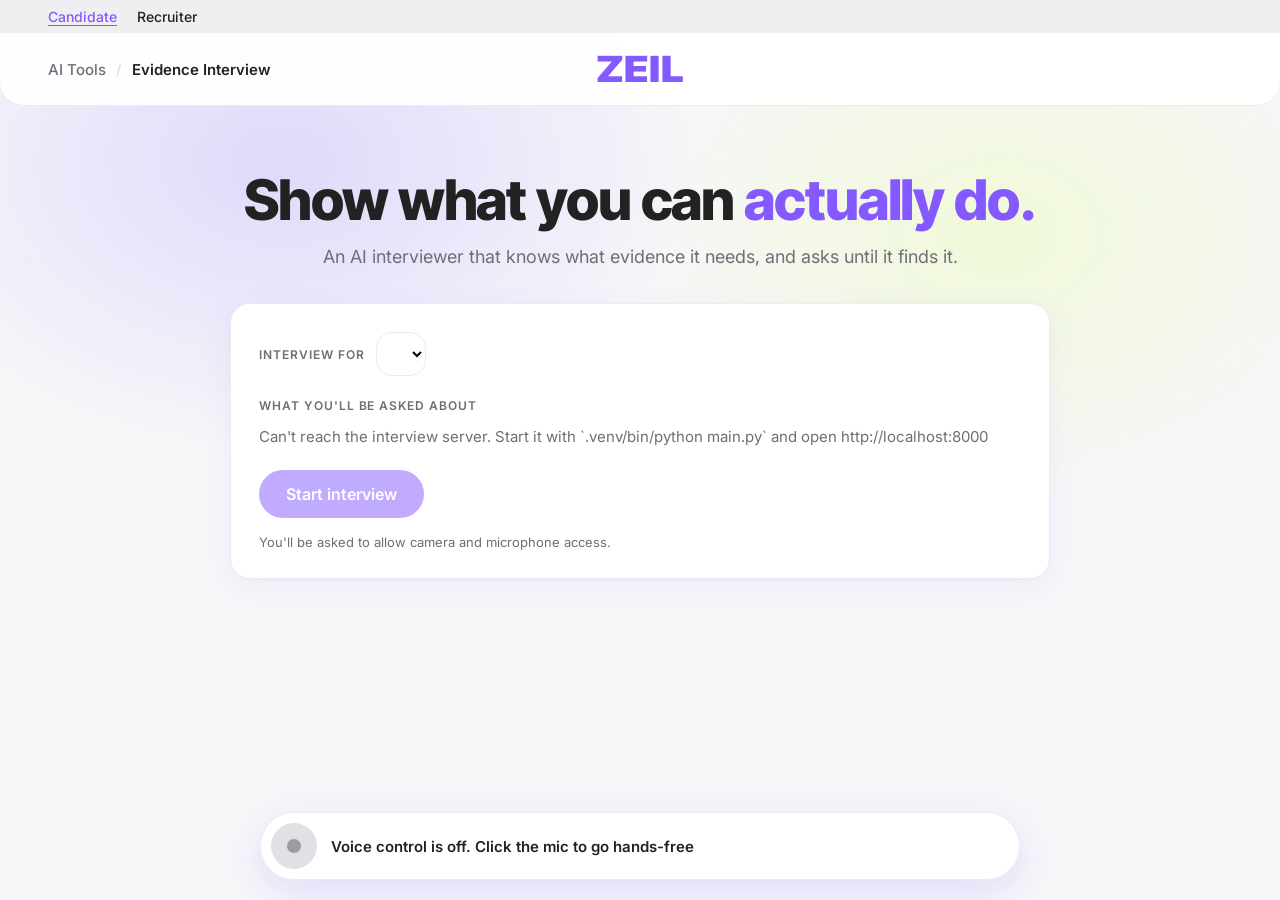
<file: static/index.html>
<!doctype html>
<html lang="en">
<head>
  <meta charset="utf-8">
  <meta name="viewport" content="width=device-width, initial-scale=1">
  <title>ZEIL Evidence Interview</title>
  <link rel="preconnect" href="https://fonts.googleapis.com">
  <link href="https://fonts.googleapis.com/css2?family=Inter+Tight:wght@500;600;700;800;900&family=Inter:wght@400;500;600&display=swap" rel="stylesheet">
  <!-- Relative paths so the page also renders when opened from an IDE preview server. -->
  <link rel="stylesheet" href="style.css">
</head>
<body>
<div class="glow" aria-hidden="true"></div>

<nav class="strip"><a href="index.html" class="active">Candidate</a><a href="recruiter.html">Recruiter</a></nav>
<header class="topbar">
  <div class="nav-left">AI Tools <span class="sep">/</span> <strong>Evidence Interview</strong></div>
  <div class="logo">ZEIL</div>
  <div class="nav-right"><span class="pill-outline hidden" id="meta"></span></div>
</header>

<!-- Screen 1: interview intro -->
<main id="screen-setup" class="screen">
  <section class="hero">
    <h1>Show what you can <span class="accent">actually do.</span></h1>
    <p>An AI interviewer that knows what evidence it needs, and asks until it finds it.</p>
  </section>

  <section class="card setup">
    <div class="job-pick">
      <label class="label" for="job-select">Interview for</label>
      <select id="job-select"></select>
    </div>
    <h2 id="setup-role"></h2>
    <div class="label">What you'll be asked about</div>
    <ol class="comp-list" id="setup-comps"></ol>
    <p class="setup-meta" id="setup-meta"></p>
    <div class="actions">
      <button class="btn primary" id="btn-start">Start interview</button>
    </div>
    <p class="hint">You'll be asked to allow camera and microphone access.</p>
  </section>
</main>

<!-- Screens 2 + 3: candidate interview with live evidence panel -->
<main id="screen-interview" class="screen hidden">
  <div class="interview">
    <section class="stage">
      <div class="question-card">
        <div class="q-head">
          <span class="label" id="q-num">Scenario 1</span>
          <span class="chip hidden" id="q-target"></span>
        </div>
        <p class="question" id="question"></p>
        <ul class="claims hidden" id="claims"></ul>
      </div>

      <div class="confirm-actions hidden" id="confirm-actions">
        <button class="btn primary" id="btn-yes">Yes, that's right</button>
        <button class="btn outline" id="btn-correct">Correct something</button>
      </div>
      <div class="record-row">
        <button class="record" id="btn-record" aria-label="Record answer" disabled><span></span></button>
        <div class="record-status" id="record-status">Allow microphone access to start recording</div>
        <button class="link" id="btn-type">Type instead</button>
      </div>
      <form class="type-box hidden" id="type-box">
        <textarea id="type-text" rows="4" placeholder="Type your answer..."></textarea>
        <button class="btn primary" type="submit">Submit answer</button>
      </form>

      <div class="history" id="history"></div>
    </section>

    <aside class="side">
      <div class="cam">
        <video id="cam" autoplay muted playsinline></video>
        <div class="rec-badge hidden" id="rec-badge"><i></i> REC <span id="rec-time">0:00</span></div>
        <div class="cam-prompt" id="cam-prompt">
          <div class="cam-icon">📷</div>
          <p id="cam-msg">Allow access to your camera and microphone so we can hear your answers.</p>
          <button class="btn primary small" id="btn-allow">Allow camera &amp; mic</button>
          <small id="cam-help"></small>
        </div>
      </div>
      <div class="card panel">
        <div class="label" id="panel-step"></div>
        <div class="panel-title" id="panel-title"></div>
        <ul class="dims" id="dims"></ul>
        <div class="coverage">
          <span>Evidence coverage</span><strong id="coverage">0%</strong>
        </div>
        <div class="bar"><div id="coverage-bar"></div></div>
        <p class="fair-note"><span id="scorer">Classified by Jev</span> from text only; it never hears your voice. Accent, filler words and polish are not criteria.</p>
      </div>
      <button class="btn outline full" id="btn-finish">End interview</button>
    </aside>
  </div>
</main>

<!-- Screen 4: recruiter result -->
<main id="screen-result" class="screen hidden">
  <section class="card result">
    <div class="label" id="result-title"></div>
    <div class="score"><span id="result-score"></span><small>/ 5</small></div>
    <div class="band" id="result-band"></div>
    <div class="result-coverage" id="result-coverage"></div>
    <div id="result-comps"></div>
    <div class="decision" id="decision">
      <div class="label">Recruiter decision</div>
      <div class="actions center" id="decision-buttons">
        <button class="btn reject" id="btn-reject">Reject applicant</button>
        <button class="btn primary" id="btn-advance">Move application forward</button>
      </div>
      <div class="decision-status hidden" id="decision-status">
        <span id="decision-text"></span>
        <button class="link" id="btn-undo">Undo</button>
      </div>
    </div>
    <div class="actions center">
      <button class="btn outline" id="btn-restart">New interview</button>
    </div>
  </section>
</main>

<script src="common.js"></script>
<script src="app.js"></script>
</body>
</html>
</file>
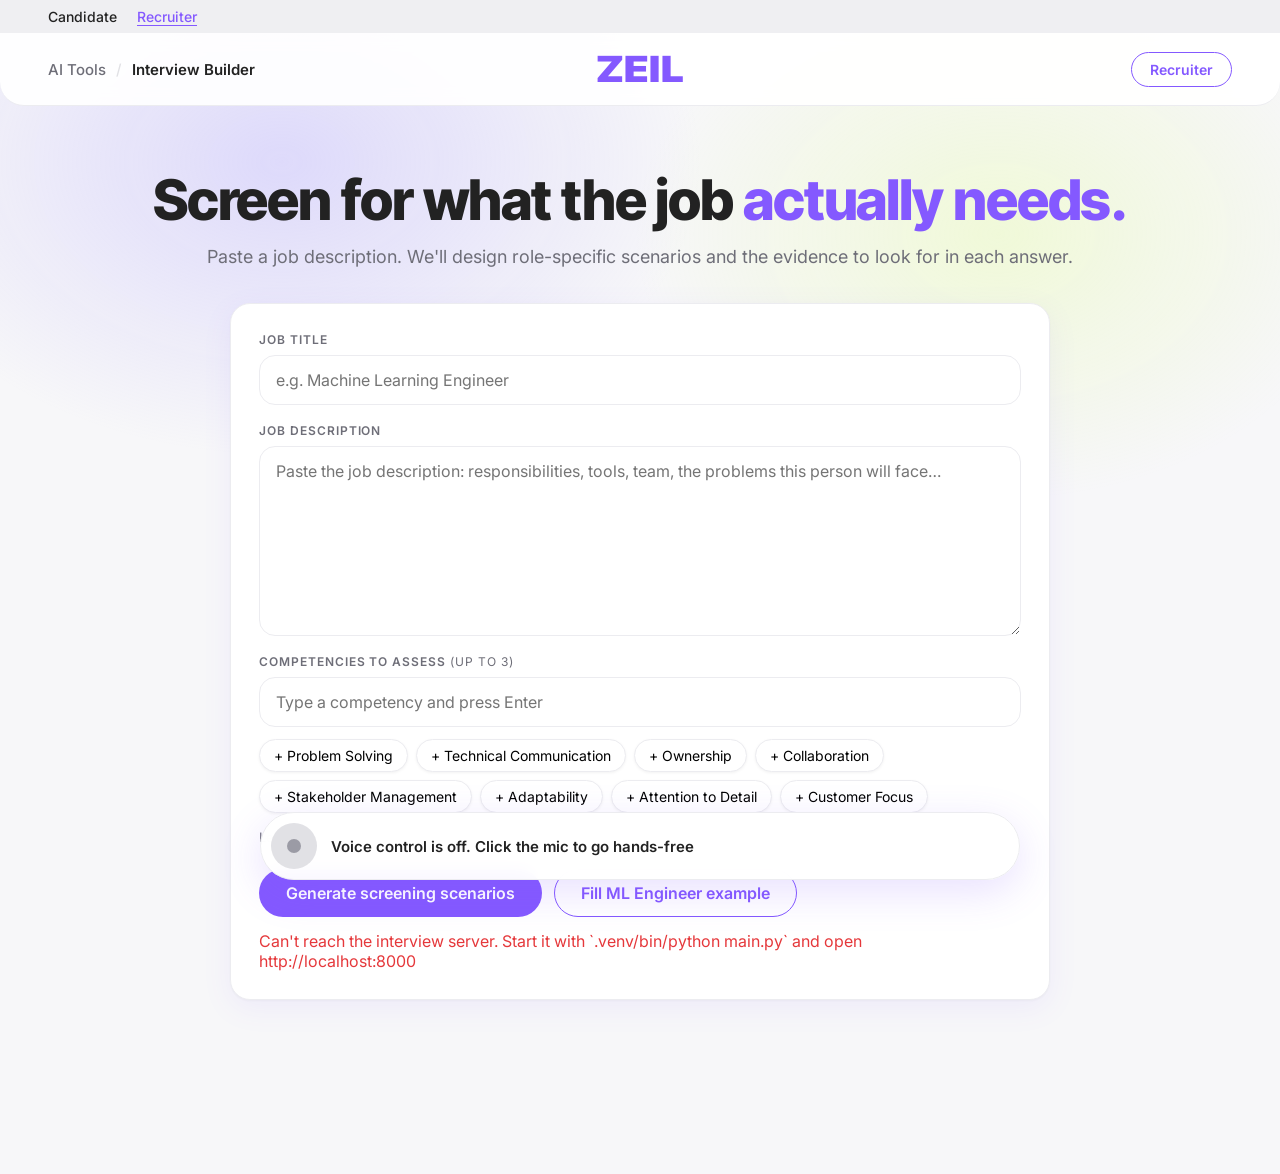
<file: static/recruiter.html>
<!doctype html>
<html lang="en">
<head>
  <meta charset="utf-8">
  <meta name="viewport" content="width=device-width, initial-scale=1">
  <title>ZEIL Interview Builder</title>
  <link rel="preconnect" href="https://fonts.googleapis.com">
  <link href="https://fonts.googleapis.com/css2?family=Inter+Tight:wght@500;600;700;800;900&family=Inter:wght@400;500;600&display=swap" rel="stylesheet">
  <link rel="stylesheet" href="style.css">
</head>
<body>
<div class="glow" aria-hidden="true"></div>

<nav class="strip"><a href="index.html">Candidate</a><a href="recruiter.html" class="active">Recruiter</a></nav>
<header class="topbar">
  <div class="nav-left">AI Tools <span class="sep">/</span> <strong>Interview Builder</strong></div>
  <div class="logo">ZEIL</div>
  <div class="nav-right"><span class="pill-outline">Recruiter</span></div>
</header>

<!-- Step 1: describe the job -->
<main id="screen-form" class="screen">
  <section class="hero">
    <h1>Screen for what the job <span class="accent">actually needs.</span></h1>
    <p>Paste a job description. We'll design role-specific scenarios and the evidence to look for in each answer.</p>
  </section>

  <form class="card builder" id="job-form">
    <label class="label" for="job-title">Job title</label>
    <input id="job-title" placeholder="e.g. Machine Learning Engineer" required>

    <label class="label" for="job-desc">Job description</label>
    <textarea id="job-desc" rows="8" placeholder="Paste the job description: responsibilities, tools, team, the problems this person will face…"></textarea>

    <div class="label">Competencies to assess <span class="muted">(up to 3)</span></div>
    <div class="chip-input" id="chip-input">
      <div id="chips"></div>
      <input id="comp-input" placeholder="Type a competency and press Enter">
    </div>
    <div class="suggestions" id="suggestions"></div>
    <p class="hint">Leave this empty and the AI will choose the three that matter most for this role.</p>

    <div class="actions">
      <button class="btn primary" type="submit" id="btn-generate">Generate screening scenarios</button>
      <button class="btn outline" type="button" id="btn-example">Fill ML Engineer example</button>
    </div>
    <p class="form-error hidden" id="form-error"></p>
  </form>

  <section class="card jobs-list hidden" id="jobs-list"></section>

</main>

<!-- Step 2: review and edit -->
<main id="screen-review" class="screen hidden">
  <div class="review-head">
    <div>
      <div class="label">Review scenarios</div>
      <h1 class="review-title" id="review-title"></h1>
      <p class="muted">Edit any scenario before publishing. Each one is scored only against the evidence listed under it.</p>
    </div>
    <div class="actions">
      <button class="btn outline" id="btn-back">Edit job</button>
      <button class="btn outline" id="btn-regen">Regenerate</button>
      <button class="btn primary" id="btn-publish">Publish interview</button>
    </div>
  </div>
  <div class="scenarios" id="scenarios"></div>
  <div id="communication"></div>
</main>

<!-- Step 3: published -->
<main id="screen-done" class="screen hidden">
  <section class="card published">
    <div class="done-badge">✓</div>
    <h1>Interview ready</h1>
    <p class="muted" id="done-summary"></p>
    <div class="label">Candidate link</div>
    <div class="link-row">
      <input id="candidate-link" readonly>
      <button class="btn outline small" id="btn-copy">Copy</button>
    </div>
    <div class="actions center">
      <a class="btn primary" id="btn-open" href="#">Open candidate interview</a>
      <button class="btn outline" id="btn-new">Create another</button>
    </div>
  </section>
</main>

<script src="common.js"></script>
<script src="recruiter.js"></script>
</body>
</html>
</file>
<file: static/style.css>
/* ZEIL brand palette */
:root {
  --purple: #8459ff;
  --purple-dark: #6a3ff0;
  --lilac: #afa4ff;
  --lilac-soft: #f1eeff;
  --green: #e1ff8e;
  --yellow: #f8e215;
  --grey: #e1e1e5;
  --ink: #222222;
  --muted: #6e6e78;
  --line: #ececf0;
  --bg: #f7f7f9;
  --card: #ffffff;
  --red: #e5383b;
  --shadow: 0 8px 30px rgba(132, 89, 255, .08), 0 1px 3px rgba(0, 0, 0, .04);
}

* { box-sizing: border-box; }
body {
  margin: 0;
  min-height: 100vh;
  background: var(--bg);
  color: var(--ink);
  font-family: Inter, system-ui, sans-serif;
  -webkit-font-smoothing: antialiased;
  position: relative;
  overflow-x: hidden;
}
h1, h2, h3, .logo, .question, .score, .panel-title {
  font-family: "Inter Tight", Inter, system-ui, sans-serif;
  letter-spacing: -0.02em;
}
.hidden { display: none !important; }
.accent { color: var(--purple); }

/* Soft lilac and lime glow, like the ZEIL homepage hero */
.glow {
  position: fixed; inset: 0; pointer-events: none; z-index: -1;
  background:
    radial-gradient(600px 420px at 22% 18%, rgba(175, 164, 255, .35), transparent 70%),
    radial-gradient(520px 380px at 78% 26%, rgba(225, 255, 142, .30), transparent 70%);
}

/* Top bar */
.topbar {
  display: grid; grid-template-columns: 1fr auto 1fr; align-items: center;
  padding: 18px 48px; background: rgba(255, 255, 255, .92); backdrop-filter: blur(8px);
  border-bottom: 1px solid var(--line); border-radius: 0 0 24px 24px;
  position: sticky; top: 0; z-index: 10;
}
.nav-left { font-weight: 500; font-size: 15px; color: var(--muted); }
.nav-left strong { color: var(--ink); font-weight: 600; }
.nav-left .sep { margin: 0 6px; color: var(--grey); }
.logo { font-size: 36px; font-weight: 900; color: var(--purple); letter-spacing: 0; line-height: 1; transform: scaleX(1.15); }
.nav-right { justify-self: end; }
.pill-outline {
  display: inline-block; border: 1.5px solid var(--purple); color: var(--purple);
  border-radius: 999px; padding: 8px 18px; font-weight: 600; font-size: 14px;
}

.screen { max-width: 1280px; margin: 0 auto; padding: 36px 32px 64px; }
.card { background: var(--card); border: 1px solid var(--line); border-radius: 20px; padding: 28px; box-shadow: var(--shadow); }
.label { text-transform: uppercase; font-size: 12px; letter-spacing: .08em; color: var(--muted); font-weight: 600; }

/* Buttons */
.btn {
  font: inherit; font-weight: 600; font-size: 16px; border-radius: 999px; padding: 13px 26px;
  cursor: pointer; border: 1.5px solid transparent; transition: background .15s, transform .1s;
}
.btn:active { transform: translateY(1px); }
.btn.primary { background: var(--purple); color: #fff; }
.btn.primary:hover { background: var(--purple-dark); }
.btn:disabled { opacity: .5; cursor: default; }
.btn.outline { background: #fff; border-color: var(--purple); color: var(--purple); }
.btn.outline:hover { background: var(--lilac-soft); }
.btn.small { padding: 9px 18px; font-size: 14px; }
.btn.full { width: 100%; }
.link { background: none; border: 0; color: var(--purple); font: inherit; font-size: 14px; font-weight: 600; cursor: pointer; text-decoration: underline; }
.actions { display: flex; gap: 12px; margin-top: 24px; flex-wrap: wrap; }
.actions.center { justify-content: center; }
.chip {
  font-size: 12px; font-weight: 600; color: var(--purple); background: var(--lilac-soft);
  padding: 5px 12px; border-radius: 999px;
}

/* Setup */
.hero { text-align: center; margin: 24px 0 36px; }
.hero h1 { font-size: 56px; font-weight: 800; margin: 0 0 12px; }
.hero p { font-size: 18px; color: var(--muted); margin: 0; }
.setup { max-width: 820px; margin: 0 auto; }
.setup-grid { display: grid; grid-template-columns: 1fr 1fr; gap: 24px; }
.setup h2 { margin: 4px 0 22px; font-size: 26px; font-weight: 800; }
.job-pick { display: flex; align-items: center; gap: 12px; margin-bottom: 18px; }
.comp-list { list-style: none; counter-reset: comp; padding: 0; margin: 10px 0 8px; }
.comp-list li {
  counter-increment: comp; display: flex; align-items: center; gap: 12px; padding: 10px 0;
  border-bottom: 1px solid var(--line);
}
.comp-list li::before {
  content: counter(comp); display: grid; place-items: center; width: 26px; height: 26px; border-radius: 50%;
  background: var(--green); font-weight: 800; font-size: 13px; flex: none;
}
.comp-name { font-weight: 600; flex: 1; }
.setup-meta { color: var(--muted); font-size: 15px; margin: 14px 0 0; }
textarea, input:not([type]), select {
  width: 100%; font: inherit; font-size: 16px; padding: 14px 16px; border: 1px solid var(--line);
  border-radius: 16px; margin-top: 8px; resize: vertical; background: #fff;
}
textarea:focus, input:focus, select:focus { outline: 2px solid var(--lilac); border-color: transparent; }
select { width: auto; margin-top: 0; padding: 10px 14px; font-weight: 600; cursor: pointer; }
.hint { font-size: 13px; color: var(--muted); margin: 16px 0 0; }
.muted { color: var(--muted); font-weight: 400; }
a.btn { display: inline-block; text-decoration: none; }

/* Interview */
.interview { display: grid; grid-template-columns: 1fr 360px; gap: 28px; align-items: start; }
.question-card {
  background: var(--card); border: 1px solid var(--line); border-radius: 24px; box-shadow: var(--shadow);
  padding: 48px 56px; min-height: 320px; display: flex; flex-direction: column; justify-content: center;
}
.q-head { display: flex; gap: 12px; align-items: center; margin-bottom: 18px; }
.question { font-size: 36px; line-height: 1.3; font-weight: 700; margin: 0; transition: color .2s; }
.question.thinking { color: var(--lilac); }

.record-row { display: flex; flex-direction: column; align-items: center; gap: 10px; margin: 30px 0; }
.record {
  width: 80px; height: 80px; border-radius: 50%; border: 5px solid #fff; background: var(--red);
  box-shadow: 0 0 0 2px var(--red), 0 8px 22px rgba(229, 56, 59, .35); cursor: pointer;
  display: grid; place-items: center; transition: transform .1s, opacity .2s;
}
.record:hover:not(:disabled) { transform: scale(1.05); }
.record:disabled { opacity: .35; cursor: default; }
.record span { width: 0; height: 0; }
.record.on span { width: 24px; height: 24px; background: #fff; border-radius: 5px; }
.record.on { animation: pulse 1.4s infinite; }
@keyframes pulse { 50% { box-shadow: 0 0 0 12px rgba(229, 56, 59, .15), 0 8px 22px rgba(229, 56, 59, .35); } }
.record-status { color: var(--muted); font-size: 15px; }
.type-box { display: flex; flex-direction: column; gap: 10px; align-items: flex-end; margin-bottom: 24px; }

.history .turn { border-top: 1px solid var(--line); padding: 16px 0; font-size: 15px; }
.history .q { color: var(--muted); margin-bottom: 6px; }
.history .a { line-height: 1.55; }
.history .tag { font-size: 11px; color: var(--purple); font-weight: 600; margin-left: 8px; }

.side { display: flex; flex-direction: column; gap: 16px; position: sticky; top: 100px; }
.cam {
  position: relative; border-radius: 20px; overflow: hidden; aspect-ratio: 4 / 3;
  background: linear-gradient(135deg, #2a2440, #1b1b22); box-shadow: var(--shadow);
}
.cam video { width: 100%; height: 100%; object-fit: cover; transform: scaleX(-1); display: block; }
.rec-badge {
  position: absolute; top: 12px; left: 12px; background: rgba(0, 0, 0, .55); color: #fff;
  font-size: 12px; font-weight: 700; padding: 5px 10px; border-radius: 999px; display: flex; align-items: center; gap: 6px;
}
.rec-badge i { width: 8px; height: 8px; border-radius: 50%; background: var(--red); animation: blink 1s infinite; }
@keyframes blink { 50% { opacity: .2; } }
.cam-prompt {
  position: absolute; inset: 0; display: flex; flex-direction: column; align-items: center; justify-content: center;
  gap: 10px; padding: 20px; text-align: center; color: #fff;
}
.cam-prompt p { margin: 0; font-size: 14px; line-height: 1.45; color: #e6e3f5; }
.cam-prompt small { font-size: 12px; color: var(--lilac); line-height: 1.4; }
.cam-icon { font-size: 28px; }

.panel-title { font-weight: 800; font-size: 18px; margin-bottom: 10px; color: var(--purple); }
.dims { list-style: none; padding: 0; margin: 0; }
.dims li {
  display: flex; justify-content: space-between; align-items: center; padding: 11px 10px; margin: 0 -10px;
  border-radius: 12px; font-size: 15px; transition: background .4s;
}
.dims li + li { border-top: 1px solid var(--line); }
.dims li.targeted { background: var(--lilac-soft); }
.dims li.targeted .name { color: var(--purple); font-weight: 600; }
.dims li.flash { background: var(--green); }
.mark {
  display: inline-grid; place-items: center; width: 24px; height: 24px; border-radius: 50%;
  font-weight: 800; font-size: 12px; flex: none;
}
.mark.strong { background: var(--green); color: var(--ink); }
.mark.partial { background: #fff4a8; color: #7a6a00; }
.mark.missing { border: 1.5px dashed #b9b9c2; color: transparent; }
.coverage { display: flex; justify-content: space-between; margin-top: 16px; font-size: 15px; }
.coverage strong { color: var(--purple); }
.bar { height: 8px; background: var(--lilac-soft); border-radius: 999px; margin-top: 8px; overflow: hidden; }
.bar div { height: 100%; width: 0; background: linear-gradient(90deg, var(--lilac), var(--purple)); border-radius: 999px; transition: width .6s; }
.fair-note { font-size: 12px; color: var(--muted); margin: 14px 0 0; line-height: 1.45; }

/* Result */
.result { max-width: 780px; margin: 0 auto; text-align: center; padding: 40px; }
.score { font-size: 88px; font-weight: 800; margin-top: 4px; color: var(--purple); line-height: 1.1; }
.score small { font-size: 26px; color: var(--muted); margin-left: 6px; font-weight: 600; }
.score.none { font-size: 48px; color: var(--muted); }
.score.none small { display: none; }
.band {
  display: inline-block; margin-top: 10px; font-weight: 700; letter-spacing: .08em; font-size: 14px;
  background: var(--green); padding: 7px 16px; border-radius: 999px;
}
.band.weak { background: #fff4a8; }
.result-coverage { color: var(--muted); margin-top: 12px; }
.result h3 { text-align: left; margin-top: 36px; font-size: 22px; }
details { text-align: left; margin-top: 16px; }
summary { cursor: pointer; color: var(--purple); font-weight: 600; }

@media (max-width: 900px) {
  .topbar { padding: 14px 16px; grid-template-columns: auto 1fr; }
  .nav-left { display: none; }
  .screen { padding: 20px 16px 48px; }
  .hero h1 { font-size: 36px; }
  .interview, .setup-grid { grid-template-columns: 1fr; }
  .question-card { padding: 28px; min-height: 200px; }
  .question { font-size: 26px; }
  .side { position: static; }
}

/* Candidate / Recruiter switch, like ZEIL's Job Seeker / Employer strip */
.strip { display: flex; gap: 20px; padding: 8px 48px; background: #efeff2; font-size: 14px; }
.strip a { color: var(--ink); text-decoration: none; font-weight: 500; }
.strip a.active { color: var(--purple); text-decoration: underline; text-underline-offset: 3px; }

.panel .label { margin-bottom: 2px; }

/* Recruiter builder */
.builder { max-width: 820px; margin: 0 auto; display: flex; flex-direction: column; }
.builder > .label { margin-top: 18px; }
.builder > .label:first-child { margin-top: 0; }
.chip-input {
  display: flex; flex-wrap: wrap; gap: 8px; align-items: center; margin-top: 8px; padding: 8px 10px;
  border: 1px solid var(--line); border-radius: 16px; background: #fff; cursor: text;
}
.chip-input input { flex: 1; min-width: 200px; border: 0; margin: 0; padding: 6px; outline: none; width: auto; }
#chips { display: contents; }
.tag-chip {
  display: inline-flex; align-items: center; gap: 6px; background: var(--purple); color: #fff;
  border-radius: 999px; padding: 6px 8px 6px 14px; font-weight: 600; font-size: 14px;
}
.tag-chip button { background: rgba(255,255,255,.25); color: #fff; border: 0; border-radius: 50%; width: 20px; height: 20px; cursor: pointer; line-height: 1; }
.suggestions { display: flex; flex-wrap: wrap; gap: 8px; margin-top: 12px; }
.suggest {
  font: inherit; font-size: 14px; background: #fff; border: 1px solid var(--line); border-radius: 999px;
  padding: 7px 14px; cursor: pointer; box-shadow: 0 1px 3px rgba(0,0,0,.05);
}
.suggest:hover:not(:disabled) { border-color: var(--lilac); color: var(--purple); }
.suggest:disabled { opacity: .4; cursor: default; }
.form-error { color: var(--red); margin: 14px 0 0; }

.jobs-list { max-width: 820px; margin: 24px auto 0; }
.job-row { display: flex; justify-content: space-between; align-items: center; gap: 16px; padding: 14px 0; border-top: 1px solid var(--line); }
.job-row:first-of-type { margin-top: 10px; }
.job-row .name { font-weight: 600; }
.job-row .muted { font-size: 14px; margin-top: 2px; }

/* Review */
.review-head { display: flex; justify-content: space-between; align-items: flex-end; gap: 20px; flex-wrap: wrap; margin-bottom: 24px; }
.review-head .actions { margin: 0; }
.review-title { font-size: 40px; font-weight: 800; margin: 4px 0 6px; }
.review-head p { margin: 0; }
.scenarios { display: grid; gap: 20px; }
.scenario-card { padding: 28px 32px; }
.scenario-top { display: flex; align-items: center; gap: 14px; margin-bottom: 18px; }
.scenario-top .num {
  display: grid; place-items: center; width: 40px; height: 40px; border-radius: 50%; background: var(--purple);
  color: #fff; font-weight: 800; font-size: 18px; flex: none;
}
.scenario-meta { flex: 1; }
.scenario-meta h3 { margin: 2px 0 0; font-size: 22px; }
.scenario-text { font-size: 19px; line-height: 1.5; font-weight: 500; margin-bottom: 4px; }
.rationale { font-size: 14px; color: var(--muted); margin: 10px 0 20px; line-height: 1.5; }
.rationale strong { color: var(--ink); font-weight: 600; }
.evidence-list { list-style: none; padding: 0; margin: 10px 0 0; display: grid; grid-template-columns: 1fr 1fr; gap: 12px 24px; }
.evidence-list li { display: flex; gap: 10px; align-items: flex-start; }
.evidence-list .name { font-weight: 600; font-size: 15px; }
.evidence-list .desc { font-size: 13px; color: var(--muted); line-height: 1.45; margin-top: 2px; }

/* Published */
.published { max-width: 640px; margin: 24px auto 0; text-align: center; padding: 40px; }
.published h1 { font-size: 40px; font-weight: 800; margin: 12px 0 6px; }
.published .label { text-align: left; margin-top: 24px; }
.done-badge {
  width: 64px; height: 64px; border-radius: 50%; background: var(--green); display: grid; place-items: center;
  font-size: 30px; font-weight: 800; margin: 0 auto;
}
.link-row { display: flex; gap: 10px; align-items: center; margin-top: 8px; }
.link-row input { margin: 0; font-size: 14px; color: var(--muted); }

/* Multi-competency result */
.comp-block { text-align: left; margin-top: 32px; padding-top: 24px; border-top: 2px solid var(--lilac-soft); }
.comp-head { display: flex; justify-content: space-between; align-items: flex-end; gap: 16px; }
.comp-head h3 { margin: 4px 0 0; font-size: 24px; }
.comp-score { font-family: "Inter Tight", Inter, sans-serif; font-size: 30px; font-weight: 800; color: var(--purple); text-align: right; }
.comp-score small { font-size: 15px; color: var(--muted); }
.band.small { display: block; font-size: 11px; padding: 4px 10px; margin-top: 4px; color: var(--ink); font-family: Inter, sans-serif; }

@media (max-width: 900px) {
  .strip { padding: 8px 16px; }
  .evidence-list { grid-template-columns: 1fr; }
  .review-title { font-size: 30px; }
}

/* Hands-free voice bar */
body { padding-bottom: 110px; }
.voice-bar {
  position: fixed; left: 50%; bottom: 20px; transform: translateX(-50%); z-index: 20;
  display: flex; align-items: center; gap: 14px; width: min(760px, calc(100% - 32px));
  background: rgba(255, 255, 255, .96); backdrop-filter: blur(8px); border: 1px solid var(--line);
  border-radius: 999px; padding: 10px 22px 10px 10px; box-shadow: 0 12px 40px rgba(132, 89, 255, .18);
}
.voice-toggle {
  width: 46px; height: 46px; border-radius: 50%; border: 0; background: var(--grey); cursor: pointer;
  display: grid; place-items: center; flex: none;
}
.voice-dot { width: 14px; height: 14px; border-radius: 50%; background: #9b9ba5; }
.voice-bar.on .voice-toggle { background: var(--purple); animation: listen 1.8s infinite; }
.voice-bar.on .voice-dot { background: #fff; }
@keyframes listen { 50% { box-shadow: 0 0 0 9px rgba(132, 89, 255, .18); } }
.voice-text { min-width: 0; flex: 1; }
.voice-caption { font-weight: 600; font-size: 15px; white-space: nowrap; overflow: hidden; text-overflow: ellipsis; }
.voice-caption.interim { color: var(--muted); font-weight: 500; }
.voice-hint { font-size: 12px; color: var(--muted); white-space: nowrap; overflow: hidden; text-overflow: ellipsis; margin-top: 2px; }
.voice-hint:empty { display: none; }
.voice-filled { animation: filled 1.6s ease-out; }
@keyframes filled { 0% { box-shadow: 0 0 0 3px var(--purple); background: var(--lilac-soft); } 100% { box-shadow: 0 0 0 0 transparent; } }

/* "What we understood" confirmation */
.question.small { font-size: 26px; }
.claims { list-style: none; padding: 0; margin: 22px 0 0; display: grid; gap: 10px; }
.claims li {
  position: relative; padding: 10px 14px 10px 40px; background: var(--lilac-soft); border-radius: 14px;
  font-size: 17px; line-height: 1.45;
}
.claims li::before {
  content: "✓"; position: absolute; left: 12px; top: 10px; width: 20px; height: 20px; border-radius: 50%;
  background: var(--green); display: grid; place-items: center; font-size: 11px; font-weight: 800;
}
.claims .unclear { background: #fff4a8; border-bottom: 2px dashed #c9a800; padding: 0 3px; border-radius: 4px; }
.confirm-actions { display: flex; gap: 12px; justify-content: center; margin-top: 28px; }

/* Recruiter report */
.flag-count { color: #8a6d00; font-weight: 600; }
.flag-count.ok { color: var(--muted); font-weight: 500; }
.how { text-align: left; margin-top: 28px; background: var(--lilac-soft); border-radius: 16px; padding: 18px 22px; }
.how ol { margin: 8px 0 0; padding-left: 20px; display: grid; gap: 4px; font-size: 14px; line-height: 1.5; }
.comp-chips { display: flex; gap: 8px; flex-wrap: wrap; margin-top: 8px; }
.chip.ok { background: #f3ffd6; color: #3f5a00; }
.chip.warn { background: #fff4a8; color: #6b5800; }
.raw-line { font-family: Inter, sans-serif; font-size: 12px; font-weight: 500; color: var(--muted); margin-top: 6px; }
.dim-list { list-style: none; padding: 0; text-align: left; margin: 12px 0 0; }
.dim-row { display: grid; grid-template-columns: 30px 1fr; gap: 10px; padding: 16px 0; border-top: 1px solid var(--line); }
.dim-row.flagged { background: linear-gradient(90deg, rgba(248, 226, 21, .08), transparent); }
.dim-head { display: flex; align-items: baseline; gap: 10px; flex-wrap: wrap; }
.dim-head .name { font-weight: 700; font-size: 16px; }
.dim-head .r { margin-left: auto; font-weight: 700; color: var(--purple); }
.verdict { font-size: 12px; font-weight: 600; padding: 2px 9px; border-radius: 999px; }
.verdict.strong { background: #f3ffd6; color: #3f5a00; }
.verdict.partial { background: #fff4a8; color: #6b5800; }
.verdict.missing { background: var(--grey); color: var(--muted); }
.metrics { display: flex; gap: 8px; flex-wrap: wrap; margin-top: 8px; }
.metric {
  display: inline-flex; align-items: center; gap: 6px; font-size: 12px; color: var(--muted);
  border: 1px solid var(--line); border-radius: 999px; padding: 3px 10px; background: #fff;
}
.metric b { color: var(--ink); }
.meter { display: inline-block; width: 46px; height: 5px; background: var(--grey); border-radius: 3px; overflow: hidden; }
.meter i { display: block; height: 100%; background: var(--purple); }
.quote { margin: 10px 0 0; padding: 8px 14px; border-left: 3px solid var(--purple); background: #fafaff; font-size: 15px; line-height: 1.5; }
.quote .label, .ev-summary .label { display: block; margin-bottom: 2px; font-size: 10px; }
.ev-summary { margin: 10px 0 0; font-size: 14px; color: var(--muted); line-height: 1.5; }
.ev-summary.none { font-style: italic; }
.trail { display: flex; align-items: center; gap: 6px; flex-wrap: wrap; margin-top: 10px; font-size: 12px; }
.trail .step { padding: 3px 9px; border-radius: 999px; background: var(--grey); color: var(--muted); }
.trail .step.strong { background: #f3ffd6; color: #3f5a00; }
.trail .step.partial { background: #fff4a8; color: #6b5800; }
.trail .arrow { color: var(--muted); }
.review { margin-top: 8px; font-size: 13px; color: #6b5800; font-weight: 600; }

/* Recruiter decision (mock) */
.decision { margin-top: 36px; padding-top: 24px; border-top: 2px solid var(--lilac-soft); }
.decision .actions { margin-top: 14px; }
.btn.reject { background: #fff; border-color: var(--red); color: var(--red); }
.btn.reject:hover { background: #fff1f1; }
.decision-status {
  display: flex; justify-content: center; align-items: center; gap: 14px; margin-top: 14px;
  padding: 14px 20px; border-radius: 999px; font-weight: 600;
}
.decision-status.advanced { background: var(--green); color: var(--ink); }
.decision-status.rejected { background: #ffe3e3; color: #a1181b; }

/* Optional communication competency (recruiter review) */
.comm-card { margin-top: 20px; border: 1.5px dashed var(--lilac); }
.comm-card.off { opacity: .85; }
.comm-num { background: var(--lilac-soft) !important; font-size: 18px; }
.switch { display: inline-flex; background: var(--grey); border-radius: 999px; padding: 3px; }
.switch button { font: inherit; font-size: 13px; font-weight: 600; border: 0; background: none; padding: 7px 14px; border-radius: 999px; cursor: pointer; color: var(--muted); }
.switch button.on { background: #fff; color: var(--purple); box-shadow: 0 1px 4px rgba(0,0,0,.08); }
.recommendation { font-size: 14px; line-height: 1.5; border-radius: 14px; padding: 12px 16px; margin-bottom: 18px; }
.recommendation.yes { background: #f3ffd6; }
.recommendation.no { background: var(--grey); }
.recommendation strong { display: block; margin-bottom: 2px; }
.comm-why { text-align: left; font-size: 14px; line-height: 1.5; background: #fafaff; border-radius: 12px; padding: 10px 14px; margin: 14px 0 0; }
</file>
